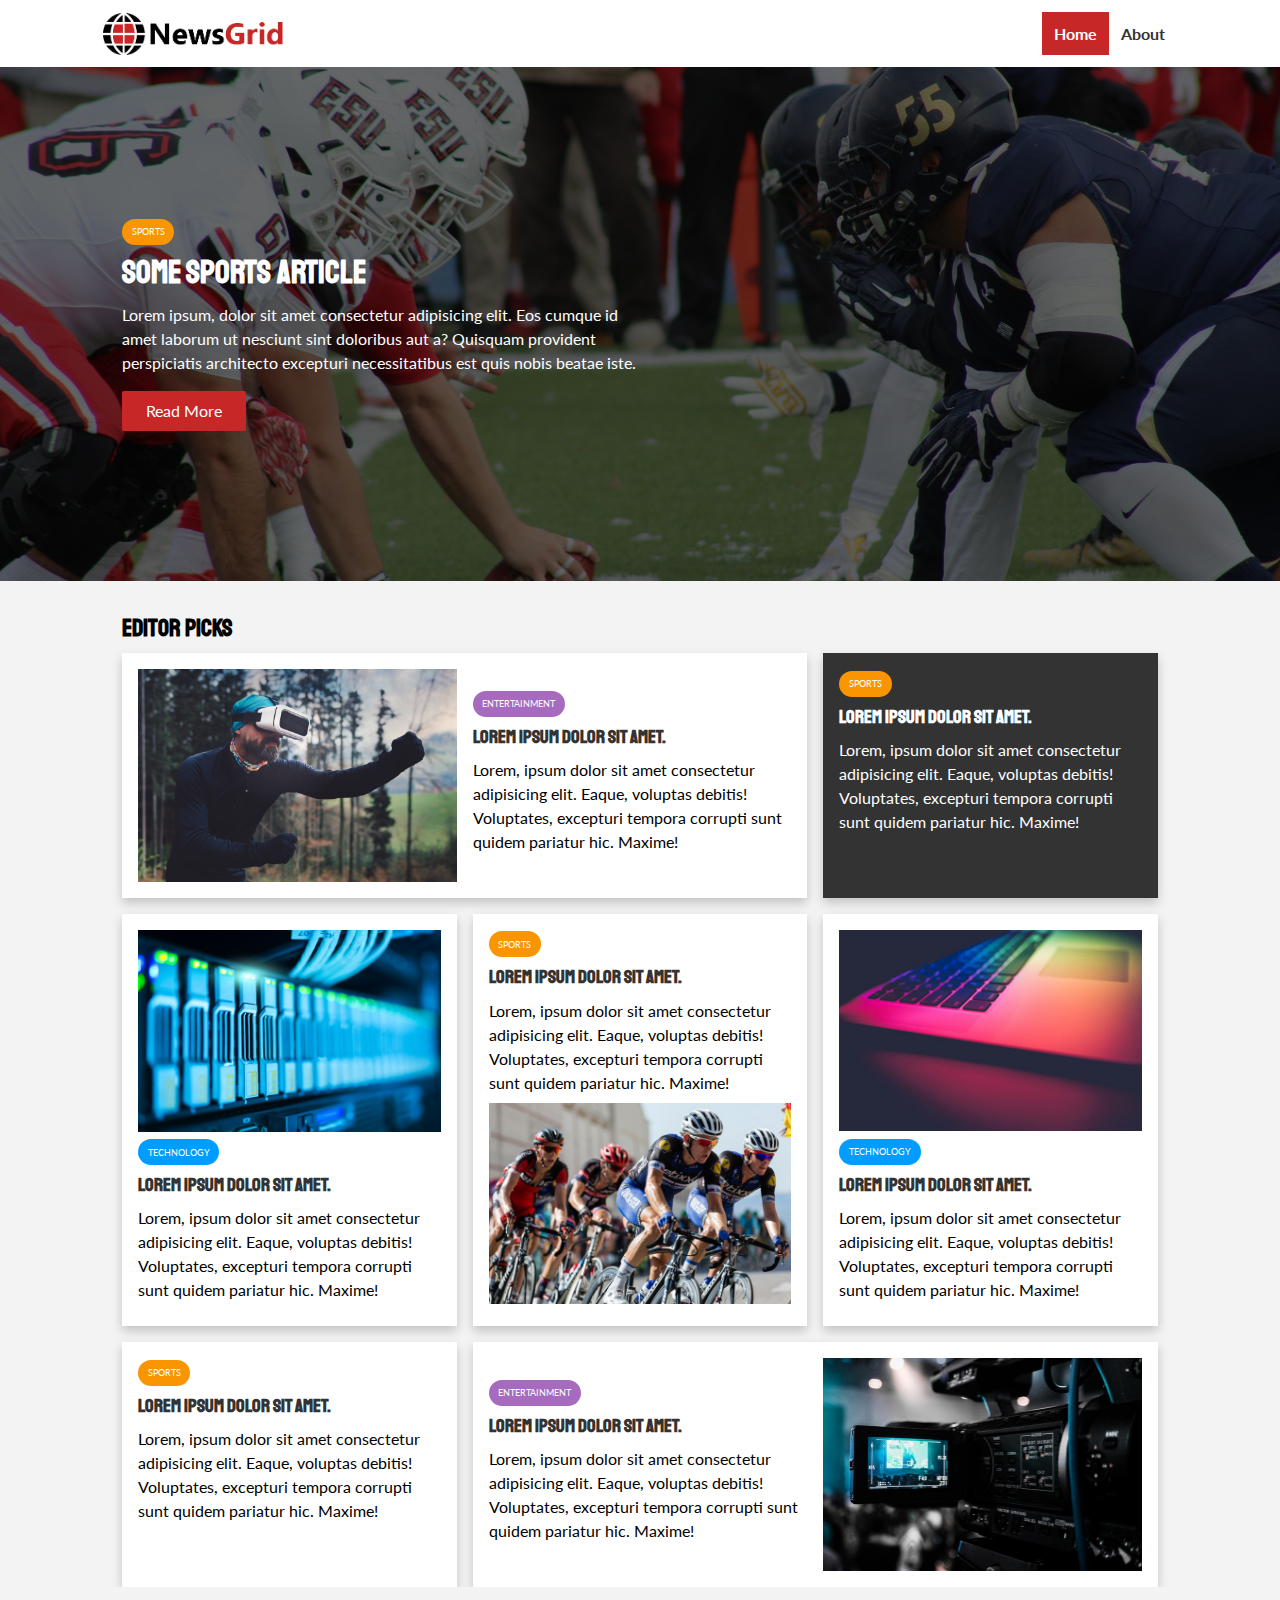
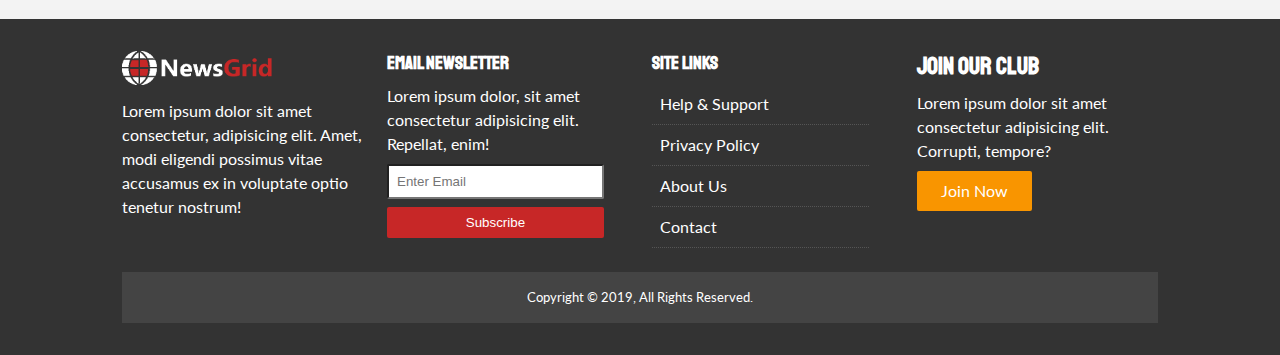
<file: index.html>
<!DOCTYPE html>
<html lang="en">
<head>
  <meta charset="UTF-8">
  <meta name="viewport" content="width=device-width, initial-scale=1.0">
  <meta http-equiv="X-UA-Compatible" content="ie=edge">
  <link rel="stylesheet" href="https://use.fontawesome.com/releases/v5.8.1/css/all.css" integrity="sha384-50oBUHEmvpQ+1lW4y57PTFmhCaXp0ML5d60M1M7uH2+nqUivzIebhndOJK28anvf" crossorigin="anonymous">
  <link href="https://fonts.googleapis.com/css?family=Lato|Staatliches" rel="stylesheet">
  <link rel="stylesheet" media="screen and (max-width: 768px)" href="css/mobile.css">
  <link rel="stylesheet" href="css/style.css">
  <link rel="shortcut icon" type="image/x-icon" href="favicon.ico">
  <title>NewsGrid | Latest News</title>
</head>
<body>
  <nav id="main-nav">
    <div class="container">
      <img src="img/logo.png" alt="GridNews Logo" class="logo">
      <div class="social">
        <a href="http://facebook.com"><i class="fab fa-facebook fa-2x"></i></a>
        <a href="http://twitter.com"><i class="fab fa-twitter fa-2x"></i></a>
        <a href="http://instagram.com"><i class="fab fa-instagram fa-2x"></i></a>
        <a href="http://youtube.com"><i class="fab fa-youtube fa-2x"></i></a>
      </div>
      <ul>
        <li><a href="index.html" class="current">Home</a></li>
        <li><a href="about.html">About</a></li>
      </ul>
    </div>
  </nav>

  <header id="showcase">
    <div class="container">
      <div class="showcase-container">
        <div class="showcase-content">
          <div class="category category-sports">Sports</div>
          <h1>Some Sports Article</h1>
          <p>Lorem ipsum, dolor sit amet consectetur adipisicing elit. Eos cumque id amet laborum ut nesciunt sint doloribus aut a? Quisquam provident perspiciatis architecto excepturi necessitatibus est quis nobis beatae iste.</p>
          <a href="article.html" class="btn btn-primary">Read More</a>
        </div>
      </div>
    </div>
  </header>

  <section id="home-articles" class="py-2">
    <div class="container">
      <h2>Editor Picks</h2>

      <div class="articles-container">

        <article class="card">
          <img src="img/articles/ent1.jpg" alt="Man using VR oculus">
          <div>
            <div class="category category-ent">Entertainment</div>
            <h3>
              <a href="article.html">Lorem ipsum dolor sit amet.</a>
            </h3>
            <p>Lorem, ipsum dolor sit amet consectetur adipisicing elit. Eaque, voluptas debitis! Voluptates, excepturi tempora corrupti sunt quidem pariatur hic. Maxime!</p>
          </div>
        </article>

        <article class="card bg-dark">
          <div class="category category-sports">Sports</div>
          <h3>
            <a href="article.html">Lorem ipsum dolor sit amet.</a>
          </h3>
          <p>Lorem, ipsum dolor sit amet consectetur adipisicing elit. Eaque, voluptas debitis! Voluptates, excepturi tempora corrupti sunt quidem pariatur hic. Maxime!</p>
        </article>

        <article class="card">
          <img src="img/articles/tech1.jpg" alt="">
          <div class="category category-tech">Technology</div>
          <h3>
            <a href="article.html">Lorem ipsum dolor sit amet.</a>
          </h3>
          <p>Lorem, ipsum dolor sit amet consectetur adipisicing elit. Eaque, voluptas debitis! Voluptates, excepturi tempora corrupti sunt quidem pariatur hic. Maxime!</p>
        </article> 

        <article class="card">
          <div class="category category-sports">Sports</div>
          <h3>
            <a href="article.html">Lorem ipsum dolor sit amet.</a>
          </h3>
          <p>Lorem, ipsum dolor sit amet consectetur adipisicing elit. Eaque, voluptas debitis! Voluptates, excepturi tempora corrupti sunt quidem pariatur hic. Maxime!</p>
          <img src="img/articles/sports1.jpg" alt="">
        </article> 
        
        <article class="card">
          <img src="img/articles/tech2.jpg" alt="">
          <div class="category category-tech">Technology</div>
          <h3>
            <a href="article.html">Lorem ipsum dolor sit amet.</a>
          </h3>
          <p>Lorem, ipsum dolor sit amet consectetur adipisicing elit. Eaque, voluptas debitis! Voluptates, excepturi tempora corrupti sunt quidem pariatur hic. Maxime!</p>
        </article> 

        <article class="card">
          <div class="category category-sports">Sports</div>
          <h3>
            <a href="article.html">Lorem ipsum dolor sit amet.</a>
          </h3>
          <p>Lorem, ipsum dolor sit amet consectetur adipisicing elit. Eaque, voluptas debitis! Voluptates, excepturi tempora corrupti sunt quidem pariatur hic. Maxime!</p>
        </article>

        <article class="card">
          <div>
            <div class="category category-ent">Entertainment</div>
            <h3>
              <a href="article.html">Lorem ipsum dolor sit amet.</a>
            </h3>
            <p>Lorem, ipsum dolor sit amet consectetur adipisicing elit. Eaque, voluptas debitis! Voluptates, excepturi tempora corrupti sunt quidem pariatur hic. Maxime!</p>
          </div>
          <img src="img/articles/ent2.jpg" alt="A record camera">
        </article>

      </div>
    </div>
  </section>

  <!-- MAIN FOOTER -->
  <footer id="main-footer" class="py-2">
    <div class="container footer-container">
      <div>
        <img src="img/logo_light.png" alt="Logo newsGrid">
        <p>Lorem ipsum dolor sit amet consectetur, adipisicing elit. Amet, modi eligendi possimus vitae accusamus ex in voluptate optio tenetur nostrum!</p>  
      </div>
      <div>
        <h3>Email Newsletter</h3>
        <p>Lorem ipsum dolor, sit amet consectetur adipisicing elit. Repellat, enim!</p>
        <form action="">
          <input type="email" placeholder="Enter Email">
          <input type="submit" value="Subscribe" class="btn btn-primary">
        </form>
      </div>
      <div>
        <h3>Site Links</h3>
        <ul class="list">
          <li><a href="#">Help & Support</a></li>
          <li><a href="#">Privacy Policy</a></li>
          <li><a href="#">About Us</a></li>
          <li><a href="#">Contact</a></li>
        </ul>
      </div>
      <div>
        <h2>Join Our Club</h2>
        <p>Lorem ipsum dolor sit amet consectetur adipisicing elit. Corrupti, tempore?</p>
        <a href="#" class="btn btn-secondary">Join Now</a>
      </div>
      <div>
        <p>
          Copyright &copy; 2019, All Rights Reserved.
        </p>
      </div>
    </div>
  </footer>
</body>
</html>
</file>
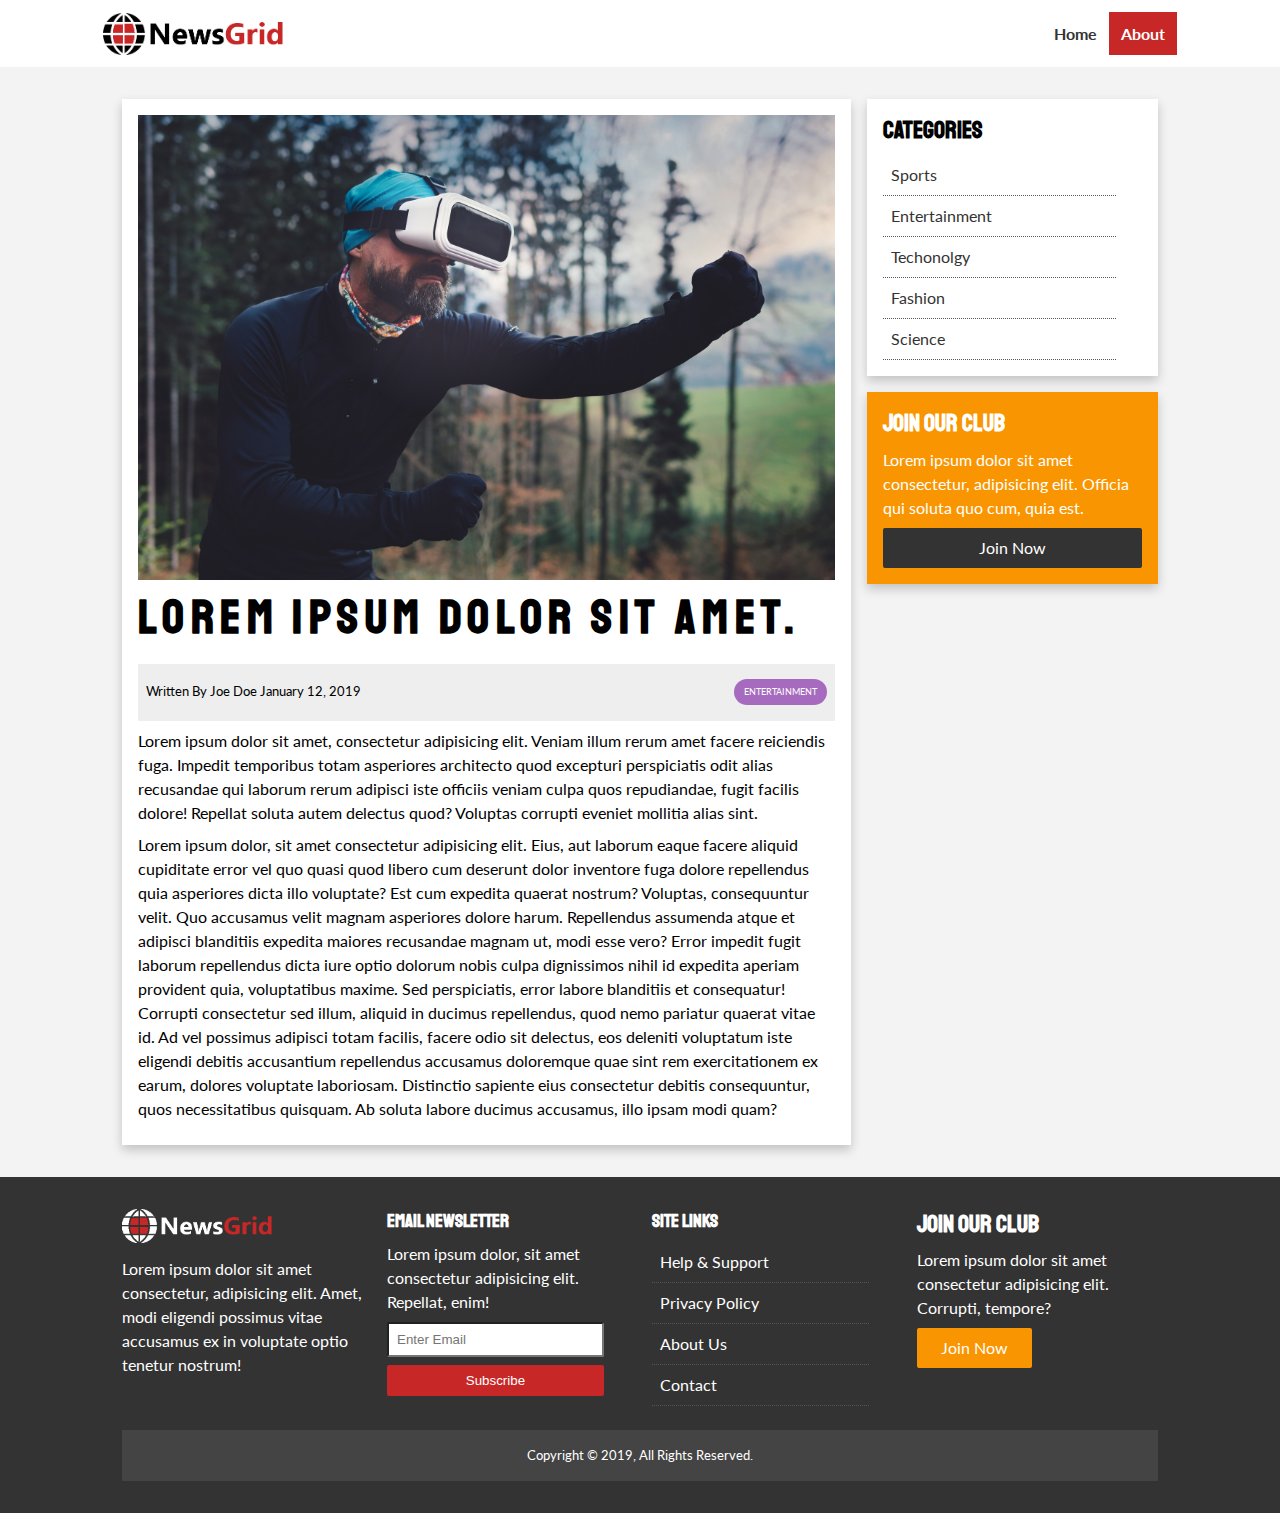
<file: article.html>
<!DOCTYPE html>
<html lang="en">
<head>
  <meta charset="UTF-8">
  <meta name="viewport" content="width=device-width, initial-scale=1.0">
  <meta http-equiv="X-UA-Compatible" content="ie=edge">
  <link rel="stylesheet" href="https://use.fontawesome.com/releases/v5.8.1/css/all.css" integrity="sha384-50oBUHEmvpQ+1lW4y57PTFmhCaXp0ML5d60M1M7uH2+nqUivzIebhndOJK28anvf" crossorigin="anonymous">
  <link href="https://fonts.googleapis.com/css?family=Lato|Staatliches" rel="stylesheet">
  <link rel="stylesheet" media="screen and (max-width: 768px)" href="css/mobile.css">
  <link rel="stylesheet" href="css/style.css">
  <link rel="shortcut icon" type="image/x-icon" href="favicon.ico">
  <title>NewsGrid | About</title>
</head>
<body>
  <nav id="main-nav">
    <div class="container">
      <img src="img/logo.png" alt="GridNews Logo" class="logo">
      <div class="social">
        <a href="http://facebook.com"><i class="fab fa-facebook fa-2x"></i></a>
        <a href="http://twitter.com"><i class="fab fa-twitter fa-2x"></i></a>
        <a href="http://instagram.com"><i class="fab fa-instagram fa-2x"></i></a>
        <a href="http://youtube.com"><i class="fab fa-youtube fa-2x"></i></a>
      </div>
      <ul>
        <li><a href="index.html">Home</a></li>
        <li><a href="about.html" class="current">About</a></li>
      </ul>
    </div>
  </nav>

  <section id="about">
    <div class="container">
      <div class="page-container">
        <article id="article" class="card">
          <img src="/img/articles/ent1.jpg" alt="Man using a VR equipament">
          <h1 class="l-heading">Lorem ipsum dolor sit amet.</h1>
          <div class="meta">
            <small>
              <i class="fas fa-user"></i> Written By Joe Doe January 12, 2019
            </small> 
            <div class="category category-ent">Entertainment</div>
          </div>
          <p>Lorem ipsum dolor sit amet, consectetur adipisicing elit. Veniam illum rerum amet facere reiciendis fuga. Impedit temporibus totam asperiores architecto quod excepturi perspiciatis odit alias recusandae qui laborum rerum adipisci iste officiis veniam culpa quos repudiandae, fugit facilis dolore! Repellat soluta autem delectus quod? Voluptas corrupti eveniet mollitia alias sint.</p>
          <p>Lorem ipsum dolor, sit amet consectetur adipisicing elit. Eius, aut laborum eaque facere aliquid cupiditate error vel quo quasi quod libero cum deserunt dolor inventore fuga dolore repellendus quia asperiores dicta illo voluptate? Est cum expedita quaerat nostrum? Voluptas, consequuntur velit. Quo accusamus velit magnam asperiores dolore harum. Repellendus assumenda atque et adipisci blanditiis expedita maiores recusandae magnam ut, modi esse vero? Error impedit fugit laborum repellendus dicta iure optio dolorum nobis culpa dignissimos nihil id expedita aperiam provident quia, voluptatibus maxime. Sed perspiciatis, error labore blanditiis et consequatur! Corrupti consectetur sed illum, aliquid in ducimus repellendus, quod nemo pariatur quaerat vitae id. Ad vel possimus adipisci totam facilis, facere odio sit delectus, eos deleniti voluptatum iste eligendi debitis accusantium repellendus accusamus doloremque quae sint rem exercitationem ex earum, dolores voluptate laboriosam. Distinctio sapiente eius consectetur debitis consequuntur, quos necessitatibus quisquam. Ab soluta labore ducimus accusamus, illo ipsam modi quam?</p>
        </article>
        <aside id="categories" class="card">
          <h2>Categories</h2>
          <ul class="list">
            <li><a href="#"><i class="fas fa-chevron-right"></i>Sports</a></li>
            <li><a href="#"><i class="fas fa-chevron-right"></i>Entertainment</a></li>
            <li><a href="#"><i class="fas fa-chevron-right"></i>Techonolgy</a></li>
            <li><a href="#"><i class="fas fa-chevron-right"></i>Fashion</a></li>
            <li><a href="#"><i class="fas fa-chevron-right"></i>Science</a></li>
          </ul>
        </aside>
        <aside class="card bg-secondary">
          <h2>Join Our Club</h2>
          <p>Lorem ipsum dolor sit amet consectetur, adipisicing elit. Officia qui soluta quo cum, quia est.</p>
          <a href="#" class="btn btn-dark btn-block">Join Now</a>
        </aside>
      </div>
    </div>
  </section>

  
  <!-- MAIN FOOTER -->
  <footer id="main-footer" class="py-2">
    <div class="container footer-container">
      <div>
        <img src="img/logo_light.png" alt="Logo newsGrid">
        <p>Lorem ipsum dolor sit amet consectetur, adipisicing elit. Amet, modi eligendi possimus vitae accusamus ex in voluptate optio tenetur nostrum!</p>  
      </div>
      <div>
        <h3>Email Newsletter</h3>
        <p>Lorem ipsum dolor, sit amet consectetur adipisicing elit. Repellat, enim!</p>
        <form action="">
          <input type="email" placeholder="Enter Email">
          <input type="submit" value="Subscribe" class="btn btn-primary">
        </form>
      </div>
      <div>
        <h3>Site Links</h3>
        <ul class="list">
          <li><a href="#">Help & Support</a></li>
          <li><a href="#">Privacy Policy</a></li>
          <li><a href="#">About Us</a></li>
          <li><a href="#">Contact</a></li>
        </ul>
      </div>
      <div>
        <h2>Join Our Club</h2>
        <p>Lorem ipsum dolor sit amet consectetur adipisicing elit. Corrupti, tempore?</p>
        <a href="#" class="btn btn-secondary">Join Now</a>
      </div>
      <div>
        <p>
          Copyright &copy; 2019, All Rights Reserved.
        </p>
      </div>
    </div>
  </footer>
</body>
</html>
</file>
<file: css/mobile.css>
/* navigation */
#main-nav .container {
  display: grid;
  grid-template-columns: 1fr;
  grid-column-gap: 1rem;
  justify-items: center;
  padding: .8rem;
}
#main-nav .social {
  display: none;
}
</file>
<file: css/style.css>
:root {
  --primary-color: #c72727;
  --secondary-color: #f99500;
  --light-color: #f3f3f3;
  --dark-color: #333;
  --max-width: 1100px;
}

.category {
  --sports-color: #f99500;
  --ent-color: #a66bbe;
  --tech-color: #009cff;
}

* {
  margin: 0;
  padding: 0;
  box-sizing: border-box;
}

body {
  font-family: 'Lato', sans-serif;
  line-height: 1.5;
  background: var(--light-color);
}

a {
  text-decoration: none;
  color: #333;
}

ul {
  list-style: none;
}

h1, h2, h3, h4, h5, h6 {
  font-family: 'Staatliches', cursive;
  margin-bottom: .55rem;
  line-height: 1.3;
}

p {
  margin: 0.5rem 0;
}

img {
  width: 100%;
}

/******************* Utility Classes **************************/

.container {
  max-width: var(--max-width);
  margin: auto;
  padding: 0 2rem;
  overflow: hidden;
}

.category {
  display: inline-block;
  color: #fff;
  font-size: .55rem;  
  text-transform: uppercase;
  padding: .4rem .6rem;
  border-radius: 15px;
  margin-bottom: .5rem;
}

.category-sports { background: var(--sports-color) }
.category-ent { background: var(--ent-color) }
.category-tech { background: var(--tech-color) }

.btn {
  display: inline-block;
  border: none;
  border-radius: 2px;
  background: var(--dark-color);
  color: #fff;
  padding: .5rem 1.5rem;
}

.btn-block {
  display: block;
  text-align: center;
  width: 100%;
}

.btn-light { background: var(--light-color) }
.btn-primary { background: var(--primary-color) }
.btn-secondary { background: var(--secondary-color) }

.btn:hover {
  opacity: 0.9;
}

.card {
  background: #fff;
  padding: 1rem;
  box-shadow: 0 5px 10px rgba(0, 0, 0, 0.2);
}

.bg-dark {
  background: var(--dark-color);
  color: #fff; 
}
.bg-primary {
  background: var(--primary-color);
  color: #fff;
}
.bg-secondary {
  background: var(--secondary-color);
  color: #fff;
}

.bg-dark a,
.bg-primary a,
.bg-secondary a {
  color: #fff;
}

.py-1 { padding: 1.5rem 0; }
.py-2 { padding: 2rem 0; }
.py-3 { padding: 3rem 0; }

.p-1 { padding: 1.5rem; }
.p-2 { padding: 2rem; }
.p-3 { padding: 3rem; }

.l-heading {
  font-size: 3rem;
  letter-spacing: .4rem;
  margin-bottom: 1rem;
}

.list li {
  padding: 0.5rem;
  border-bottom: #555 dotted 1px;
  width: 90%;
}

.list li:hover {
  border-bottom: var(--secondary-color) dotted 1px;
}

/******************* INNER PAGE  *********************/
.page-container {
  display: grid;
  grid-template-columns: 5fr 2fr;
  grid-gap: 1rem;
  margin: 2rem 0;
}

.page-container > *:first-child {
  grid-row: 1 / span 3;
}



/******************* Navigation *******************/

#main-nav {
  background: #fff;
  position: sticky;
  top: 0;
  z-index: 2;
}

#main-nav .container {
  display: grid;
  grid-template-columns: 6fr 3fr 2fr;
  grid-column-gap: 3rem;
  align-items: center;
  padding: .8rem;
}

#main-nav .logo {
  width: 180px;
}

#main-nav ul {
  justify-self: end;
  display: flex;
}

#main-nav ul li a {
  padding: 0.75rem;
  font-weight: bold;
}

#main-nav ul li a.current {
  background: var(--primary-color);
  color: #fff;
}

#main-nav ul li a:hover {
  background: var(--light-color);
  color: var(--dark-color);
}

#main-nav .social {
  align-self: center;
}

#main-nav .social i {
  color: #888;
  margin: .5rem;
}

#main-nav .social i:hover {
  color: #333;
}


/******************* SHOWCASE *******************/
#showcase {
  color: #fff;
  background: url('../img/featured.jpg') no-repeat center center/cover;
  padding: 2rem;
  position: relative;
}

#showcase:before {
  content: '';
  background: rgba(0, 0, 0, 0.6);
  position: absolute;
  top: 0;
  left: 0;
  width: 100%;
  height: 100%;
}

#showcase .showcase-container {
  display: grid;
  grid-template-columns: repeat(2, 1fr);
  justify-content: center;
  align-items: center;
  height: 50vh;
}

#showcase .showcase-content {
  z-index: 1;
}

#showcase .showcase-content p {
  margin-bottom: 1rem;
}

/******************* Home Articles *******************/
#home-articles .articles-container {
  display: grid;
  grid-template-columns: repeat(3, 1fr);
  grid-gap: 1rem;
}

#home-articles .articles-container > *:first-child,
#home-articles .articles-container > *:last-child {
  display: grid;
  grid-template-columns: repeat(2, 1fr);
  align-items: center;
  grid-gap: 1rem;
  grid-column: span 2;
}

/* #home-articles .articles-container > *:last-child {
  grid-column: 2 / span 2;
} */

#article .meta {
  display: flex;
  justify-content: space-between;
  align-items: center;
  background: #eee;
  padding: .5rem;
}

#article .meta .category {
  margin-top: .4rem;
}

/*******************  FOOTER *******************/

#main-footer {
  background: var(--dark-color);
  color: #fff;
}

#main-footer img {
  width: 150px;
}

#main-footer a {
  color: #fff;
}

#main-footer .footer-container {
  display: grid;
  grid-template-columns: repeat(4, 1fr);
  grid-gap: 1.5rem;
}

#main-footer .footer-container > *:last-child {
  background: #444;
  grid-column: 1 / -1;
  text-align: center;
  font-size: .8rem;
  padding: .5rem;
}

#main-footer .footer-container input[type='email'] {
  width: 90%;
  padding: 0.5rem;
  border-radius: 2px;
  margin-bottom: 0.5rem;
}
#main-footer .footer-container input[type='submit'] {
  width: 90%;
}
</file>
